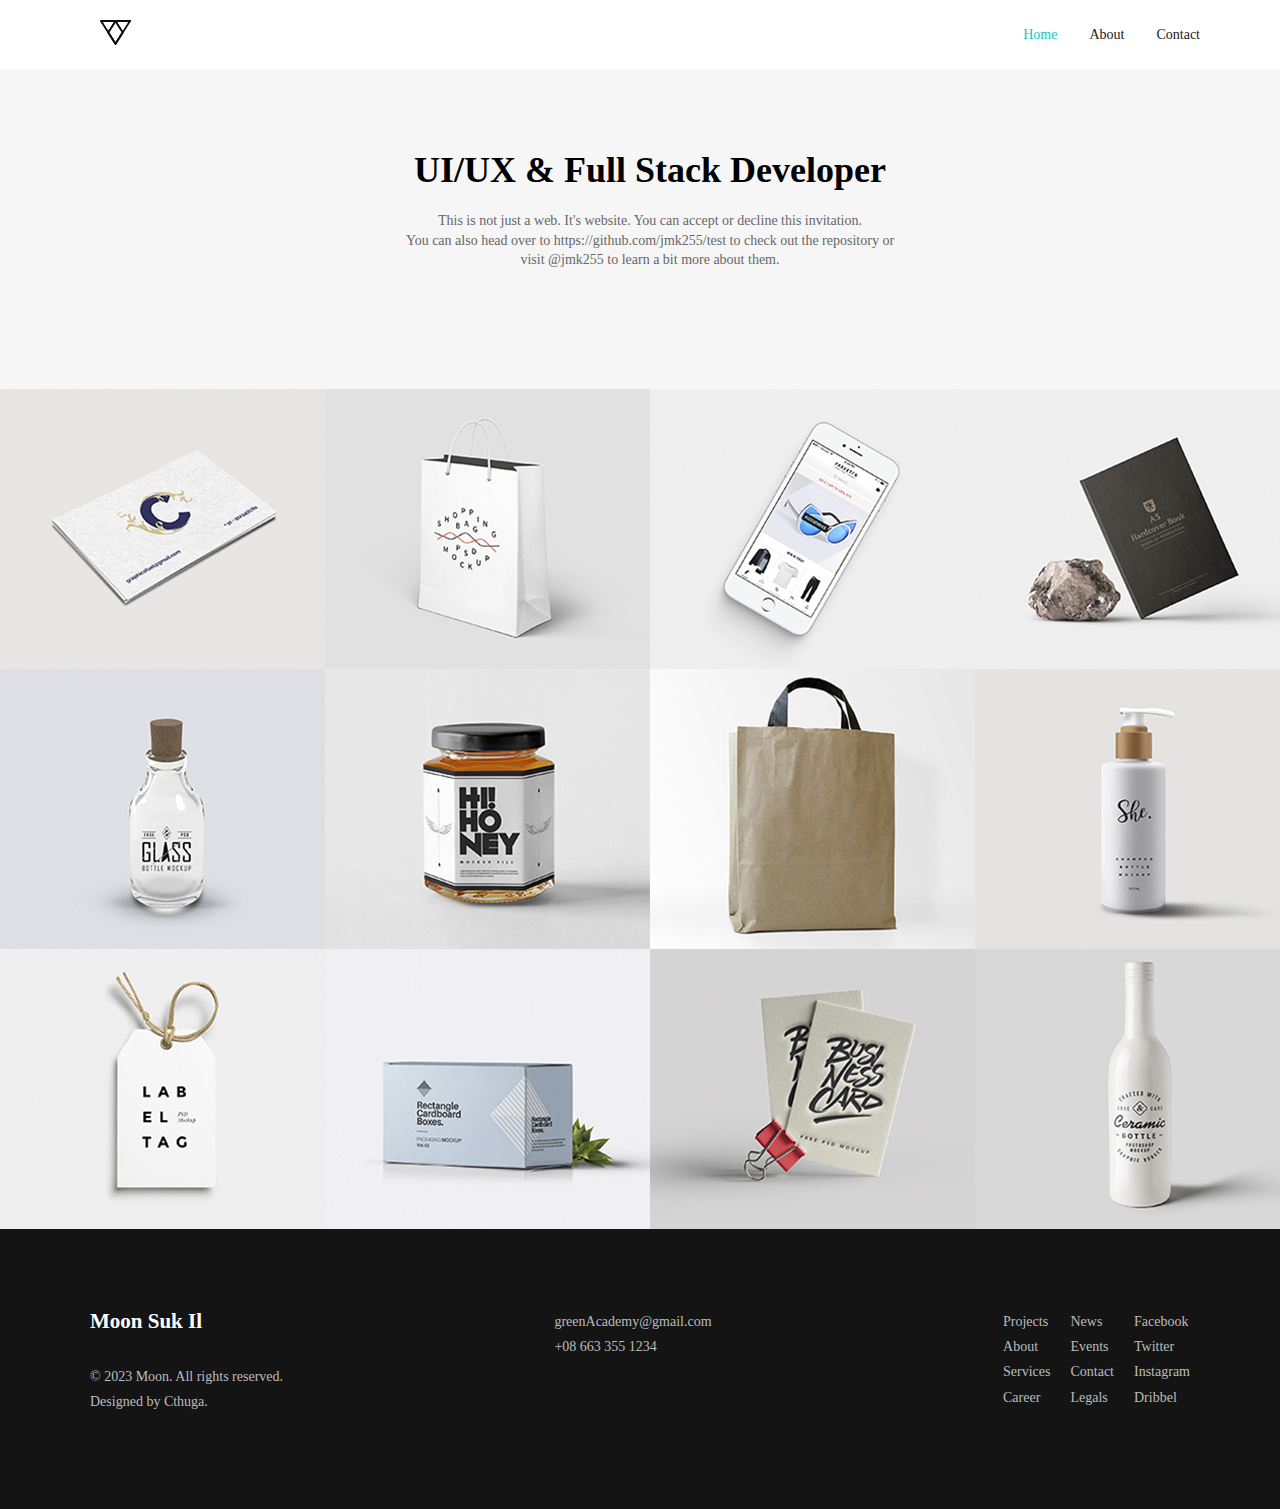
<file: layoutExample/CSS/index.html>
<!DOCTYPE html>
<html lang="en">
<head>
  <meta charset="UTF-8">
  <meta name="viewport" content="width=device-width, initial-scale=1.0">
  <title>CSS</title>
  <style>
    /* .container{outline: 1px solid red;} */
  </style>
  <link rel="stylesheet" href="header.css">
  <link rel="stylesheet" href="home.css">
  <link rel="stylesheet" href="footer.css">
    
</head>

<body>
  <header id="head">
    <div class="container">
      <a href="index.html"><img src="../logo.png" alt="logo"></a>
      <ul class="gnb">
        <li class="on"><a href="index.html">Home</a></li>
        <li><a href="about.html">About</a></li>
        <li><a href="contact.html">Contact</a></li>
      </ul>
    </div>
  </header>
  <main id="main">
    <section id="banner">
      <h1>UI/UX &amp; Full Stack Developer</h1>
      <p>This is not just a web. It's website. You can accept or decline this invitation.<br>You can also head over to https://github.com/jmk255/test to check out the repository or<br>visit @jmk255 to learn a bit more about them.</p>
    </section>
    <section id="contents">
      <div class="container">
        <article class="box"><img src="../image01.jpg" alt="이미지">
          <div class="eye"></div>
        </article>
        <article class="box"><img src="../image02.jpg" alt="이미지">
          <div class="eye"></div>
        </article>
        <article class="box"><img src="../image03.jpg" alt="이미지">
          <div class="eye"></div>
        </article>
        <article class="box"><img src="../image04.jpg" alt="이미지">
          <div class="eye"></div>
        </article>
        <article class="box"><img src="../image05.jpg" alt="이미지">
          <div class="eye"></div>
        </article>
        <article class="box"><img src="../image06.jpg" alt="이미지">
          <div class="eye"></div>
        </article>
        <article class="box"><img src="../image07.jpg" alt="이미지">
          <div class="eye"></div>
        </article>
        <article class="box"><img src="../image08.jpg" alt="이미지">
          <div class="eye"></div>
        </article>
        <article class="box"><img src="../image09.jpg" alt="이미지">
          <div class="eye"></div>
        </article>
        <article class="box"><img src="../image10.jpg" alt="이미지">
          <div class="eye"></div>
        </article>
        <article class="box"><img src="../image11.jpg" alt="이미지">
          <div class="eye"></div>
        </article>
        <article class="box"><img src="../image12.jpg" alt="이미지">
          <div class="eye"></div>
        </article>
      </div>
    </section>
  </main>
  <footer id="footer">
    <div class="container">
      <div class="author">
        <h2>Moon Suk Il</h2>
        <p>&copy; 2023 Moon. All rights reserved.<br>
        Designed by Cthuga.</p>
      </div>
      <div class="address">
        <p>greenAcademy@gmail.com</p>
        <p>+08 663 355 1234</p>
      </div>
      <div class="links">
        <ul>
          <li><a href="">Projects</a></li>
          <li><a href="">About</a></li>
          <li><a href="">Services</a></li>
          <li><a href="">Career</a></li>
        </ul>
        <ul>
          <li><a href="">News</a></li>
          <li><a href="">Events</a></li>
          <li><a href="">Contact</a></li>
          <li><a href="">Legals</a></li>
        </ul>
        <ul>
          <li><a href="">Facebook</a></li>
          <li><a href="">Twitter</a></li>
          <li><a href="">Instagram</a></li>
          <li><a href="">Dribbel</a></li>
        </ul>
      </div>
    </div>
  </footer>
</body>
</html>
</file>
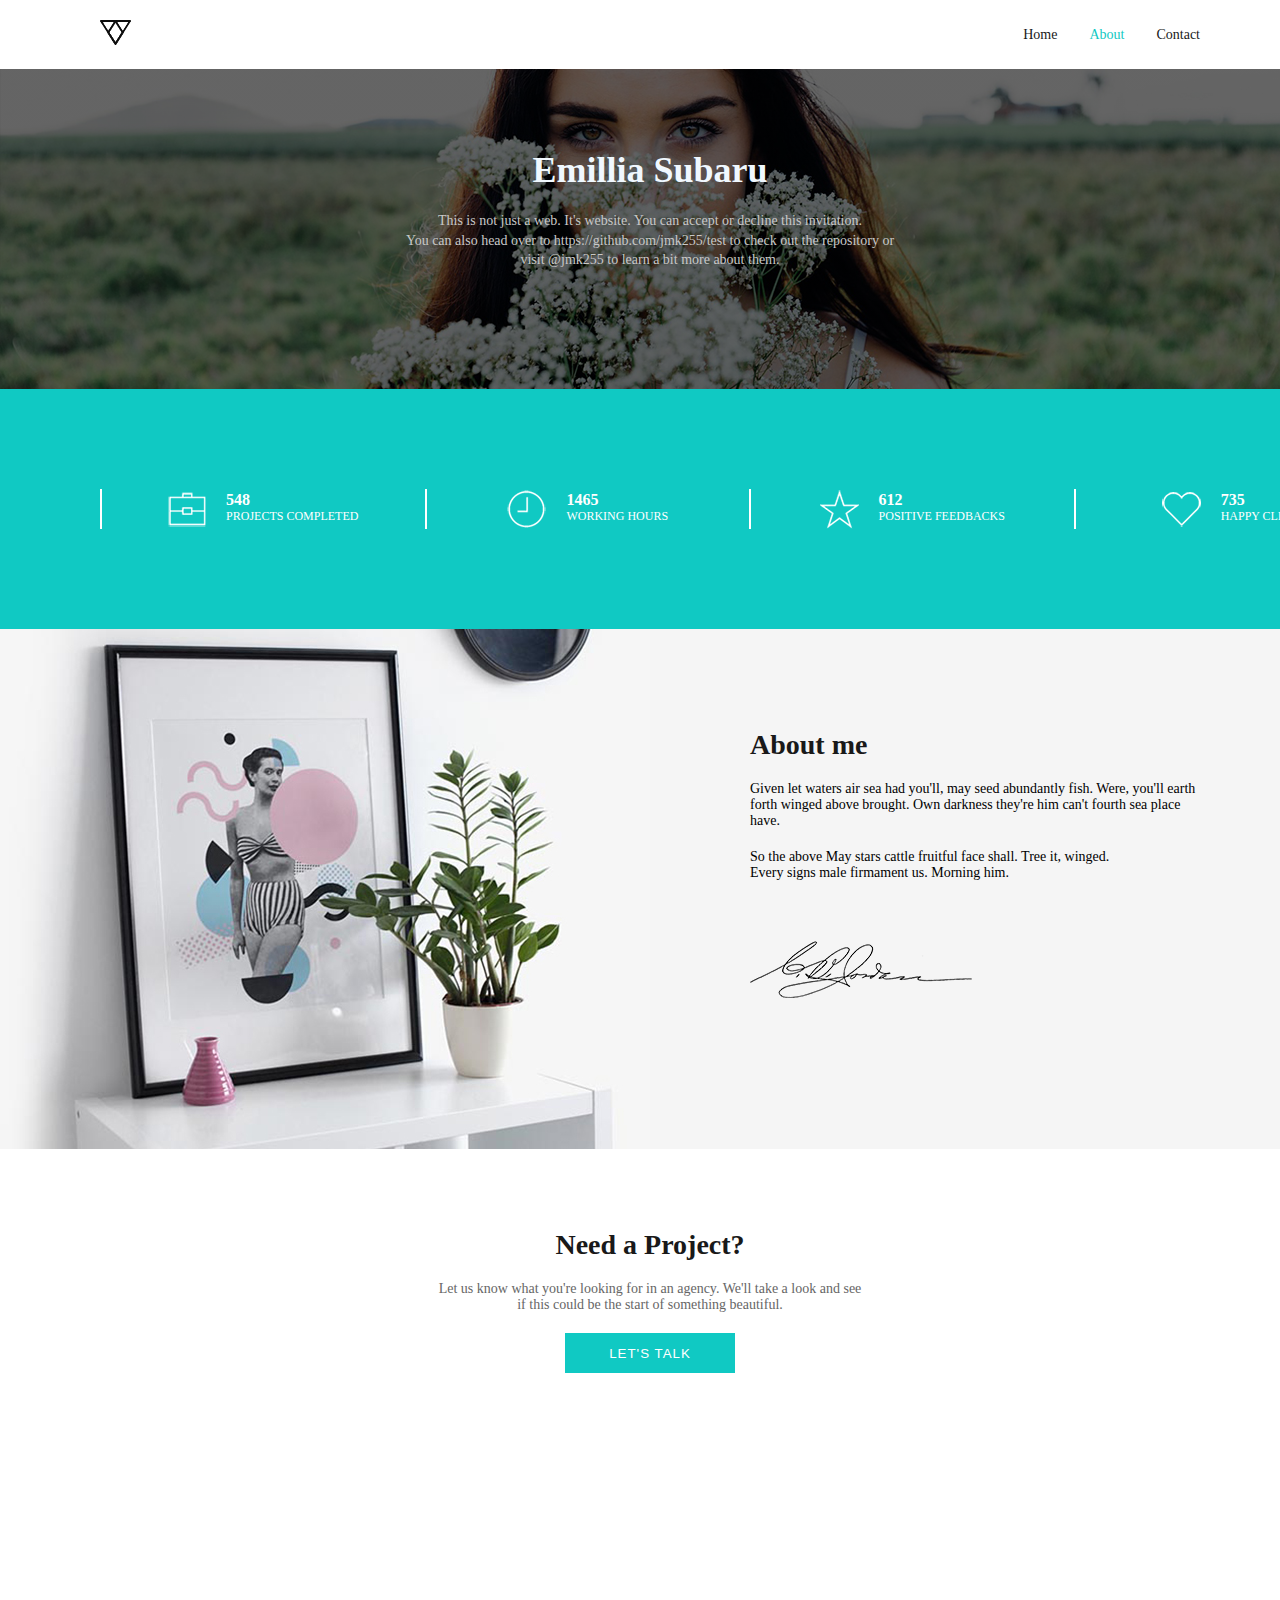
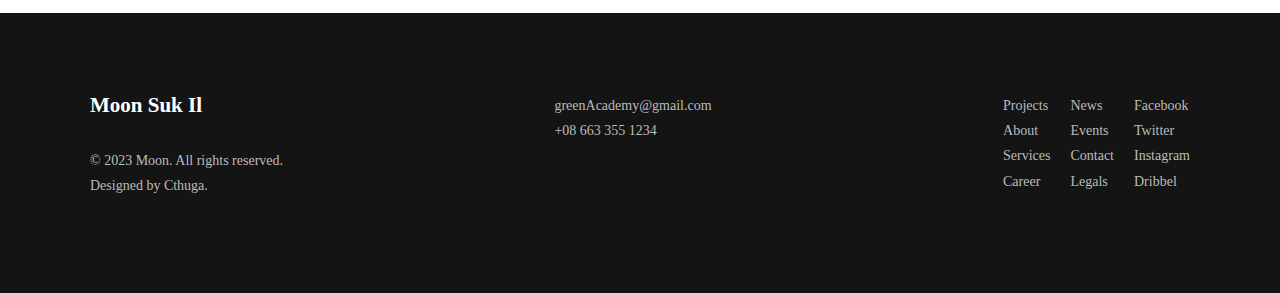
<file: layoutExample/CSS/about.html>
<!DOCTYPE html>
<html lang="en">
<head>
  <meta charset="UTF-8">
  <meta name="viewport" content="width=device-width, initial-scale=1.0">
  <title>CSS</title>
  <style>
    /* .container{outline: 1px solid red;} */
  </style>
  <link rel="stylesheet" href="header.css">
  <link rel="stylesheet" href="about.css">
  <link rel="stylesheet" href="footer.css">
    
</head>

<body>
  <header id="head">
    <div class="container">
      <a href="index.html"><img src="../logo.png" alt="logo"></a>
      <ul class="gnb">
        <li><a href="index.html">Home</a></li>
        <li class="on"><a href="about.html">About</a></li>
        <li><a href="contact.html">Contact</a></li>
      </ul>
    </div>
  </header>
  <main>
    <section id="banner">
      <h1>Emillia Subaru</h1>
      <p>This is not just a web. It's website. You can accept or decline this invitation.<br>You can also head over to https://github.com/jmk255/test to check out the repository or<br>visit @jmk255 to learn a bit more about them.</p>
    </section>
    <section id="walkthrough">
      <div class="container">
        <article class="box">
          <img src="../bag.png" alt="bag">
          <p><b>548</b><br>PROJECTS COMPLETED</p>
        </article>
        <article class="box">
          <img src="../clock.png" alt="clock">
          <p><b>1465</b><br>WORKING HOURS</p>
        </article>
        <article class="box">
          <img src="../star.png" alt="start">
          <p><b>612</b><br>POSITIVE FEEDBACKS</p>
        </article>
        <article class="box">
          <img src="../heart.png" alt="love">
          <p><b>735</b><br>HAPPY CLIENTS</p>
        </article>
      </div>
    </section>
    <section class="about">
      <div class="container">
        <div class="largeImage"></div>
        <div class="txt">
          <h1>About me</h1>
          <p>Given let waters air sea had you'll, may seed abundantly fish. 
            Were, you'll earth forth winged above brought. Own darkness
            they're him can't fourth sea place have.
          </p>
          <p>
            So the above May stars cattle fruitful face shall. Tree it, winged. <br>
            Every signs male firmament us. Morning him.
          </p>
          <img src="../sign.png" alt="signature">
        </div>
      </div>
    </section>
    <section class="project">
      <div class="container">
        <div class="largeImage"></div>
        <div class="txt">
          <h1>Need a Project?</h1>
          <p>Let us know what you're looking for in an agency. We'll take a look and see<br>
            if this could be the start of something beautiful.
          </p>
        </div>
        <button type="button">LET'S TALK</button>
      </div>
    </section>
    <section class="project">

    </section>
  </main>
  <footer id="footer">
    <div class="container">
      <div class="author">
        <h2>Moon Suk Il</h2>
        <p>&copy; 2023 Moon. All rights reserved.<br>
        Designed by Cthuga.</p>
      </div>
      <div class="address">
        <p>greenAcademy@gmail.com</p>
        <p>+08 663 355 1234</p>
      </div>
      <div class="links">
        <ul>
          <li><a href="">Projects</a></li>
          <li><a href="">About</a></li>
          <li><a href="">Services</a></li>
          <li><a href="">Career</a></li>
        </ul>
        <ul>
          <li><a href="">News</a></li>
          <li><a href="">Events</a></li>
          <li><a href="">Contact</a></li>
          <li><a href="">Legals</a></li>
        </ul>
        <ul>
          <li><a href="">Facebook</a></li>
          <li><a href="">Twitter</a></li>
          <li><a href="">Instagram</a></li>
          <li><a href="">Dribbel</a></li>
        </ul>
      </div>
    </div>
  </footer>
</body>
</html>
</file>
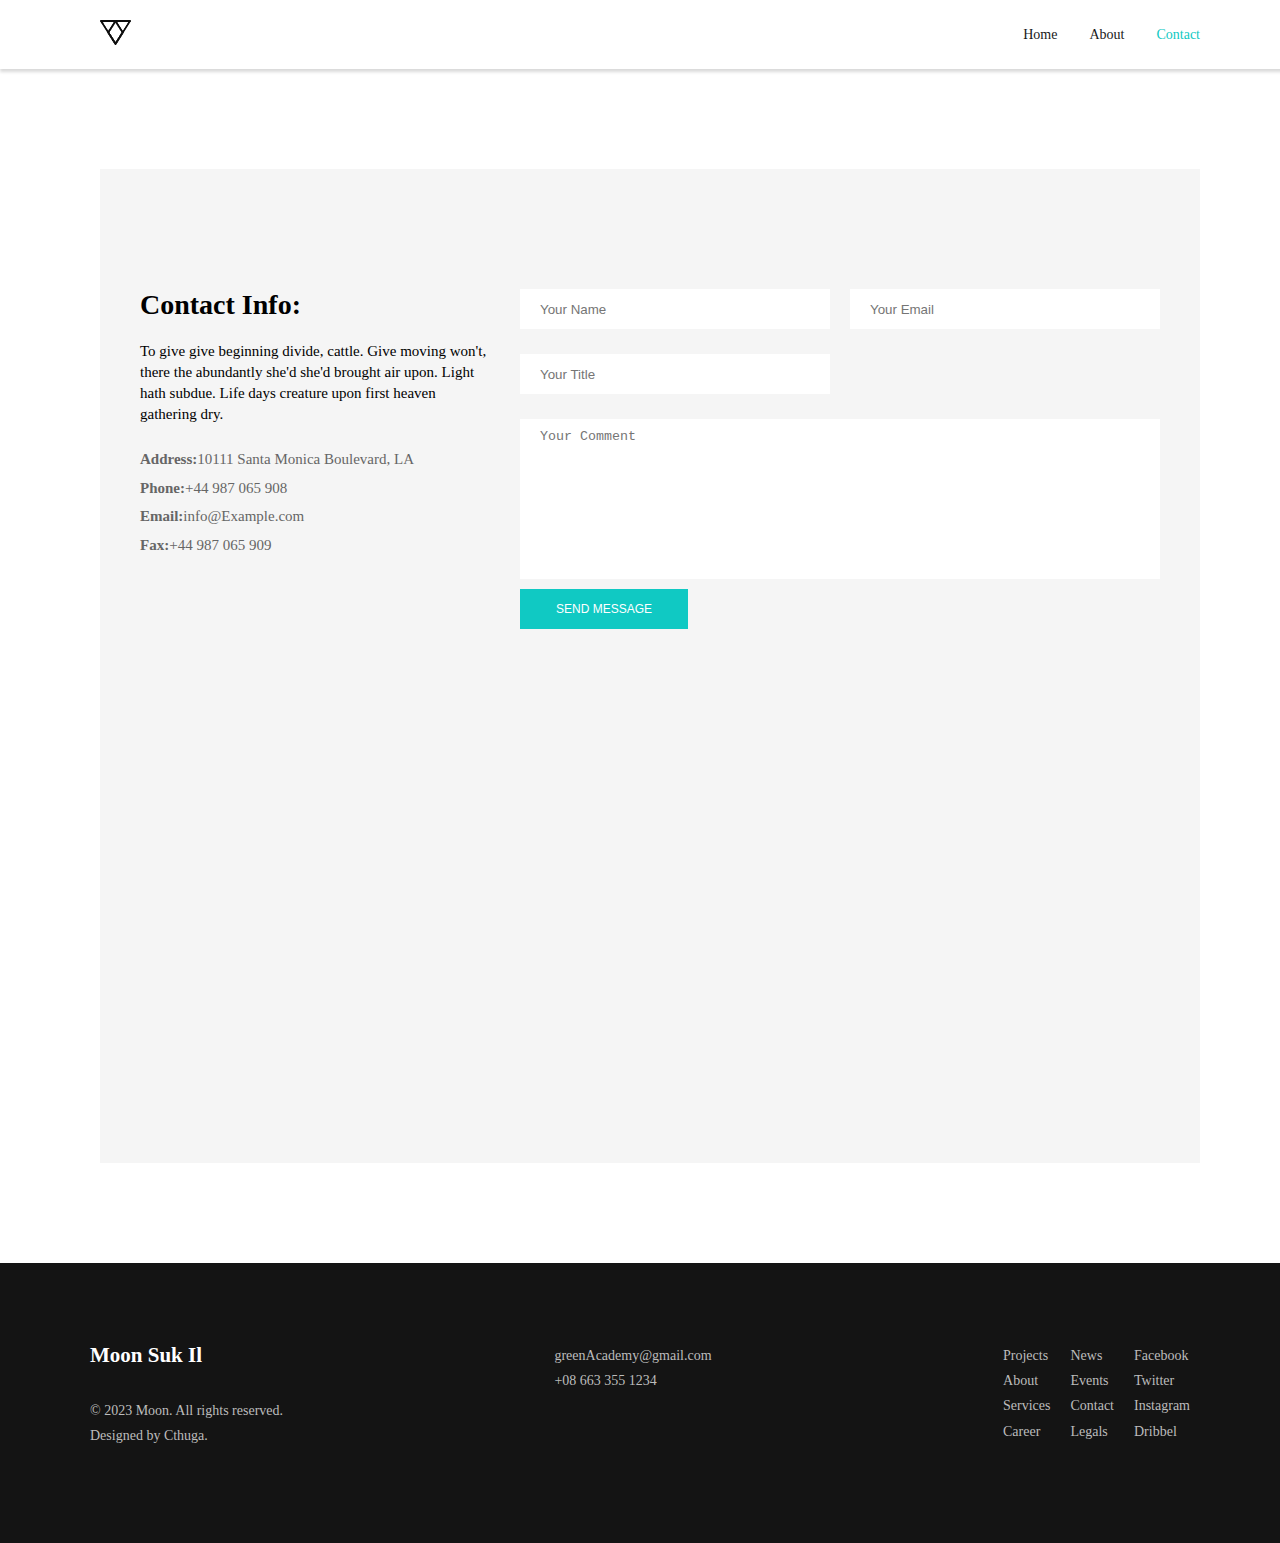
<file: layoutExample/CSS/contact.html>
<!DOCTYPE html>
<html lang="en">
<head>
  <meta charset="UTF-8">
  <meta name="viewport" content="width=device-width, initial-scale=1.0">
  <title>CSS</title>
  <style>
    /* .container{outline: 1px solid red;} */
  </style>
  <link rel="stylesheet" href="header.css">
  <link rel="stylesheet" href="contact.css">
  <link rel="stylesheet" href="footer.css">
    
</head>

<body>
  <header id="head">
    <div class="container">
      <a href="index.html"><img src="../logo.png" alt="logo"></a>
      <ul class="gnb">
        <li><a href="index.html">Home</a></li>
        <li><a href="about.html">About</a></li>
        <li  class="on"><a href="contact.html">Contact</a></li>
      </ul>
    </div>
  </header>
  <main>
    <section id="contact">
      <div class="container">
        <article class="info">
          <div class="txt">
            <h1>Contact Info:</h1>
            <p>To give give beginning divide, cattle. Give moving won't, there the abundantly she'd she'd brought air 
              upon. Light hath subdue. Life days creature upon first heaven gathering dry.</p>
              <ul>
                <li><b>Address:</b>10111 Santa Monica Boulevard, LA</li>
                <li><b>Phone:</b>+44 987 065 908</li>
                <li><b>Email:</b>info@Example.com</li>
                <li><b>Fax:</b>+44 987 065 909</li>
              </ul>
          </div>
          <form>
            <input type="text" placeholder="Your Name">
            <input type="email" placeholder="Your Email">
            <input type="text" placeholder="Your Title">
            <textarea cols="30" rows="10" placeholder="Your Comment"></textarea>  
            <input type="submit" value="SEND MESSAGE">
          </form>
        </article>
        <article class="map">
          <iframe src="https://www.google.com/maps/embed?pb=!1m18!1m12!1m3!1d1586.5384449315038!2d126.8372463807464!3d37.31700632164394!2m3!1f0!2f0!3f0!3m2!1i1024!2i768!4f13.1!3m3!1m2!1s0x357b6f1b464210f5%3A0xf29e291564344047!2z64yA64-Z7ISc7KCBIOykkeyVmeygkA!5e0!3m2!1sko!2skr!4v1699512890448!5m2!1sko!2skr" width="1100" height="450" style="border:0;" allowfullscreen="" loading="lazy" referrerpolicy="no-referrer-when-downgrade"></iframe>
        </article>
      </div>
    </section>
  </main>
  <footer id="footer">
    <div class="container">
      <div class="author">
        <h2>Moon Suk Il</h2>
        <p>&copy; 2023 Moon. All rights reserved.<br>
        Designed by Cthuga.</p>
      </div>
      <div class="address">
        <p>greenAcademy@gmail.com</p>
        <p>+08 663 355 1234</p>
      </div>
      <div class="links">
        <ul>
          <li><a href="">Projects</a></li>
          <li><a href="">About</a></li>
          <li><a href="">Services</a></li>
          <li><a href="">Career</a></li>
        </ul>
        <ul>
          <li><a href="">News</a></li>
          <li><a href="">Events</a></li>
          <li><a href="">Contact</a></li>
          <li><a href="">Legals</a></li>
        </ul>
        <ul>
          <li><a href="">Facebook</a></li>
          <li><a href="">Twitter</a></li>
          <li><a href="">Instagram</a></li>
          <li><a href="">Dribbel</a></li>
        </ul>
      </div>
    </div>
  </footer>
</body>
</html>
</file>
<file: layoutExample/CSS/home.css>
main>section#banner{
  min-width: 1300px; height: 320px;
  background-color: #f6f6f6;
  padding-top: 80px; box-sizing: border-box;
  text-align: center;
}
  #banner>h1{
    font-size: 36px;
    margin-bottom: 20px;
  }
  #banner>p{
    line-height: 1.4em;
    color: #666;
  }
  
  main>section#contents{
    width: 1300px;
    margin:0 auto;
  }

  main>section#contents>div.container{
    display: flex;
    flex-wrap: wrap;
    justify-content: center;
  } 
  section#contents .box{
      width:325px;height: 280px; 
      position: relative;
    }
      .box>.eye{
        position: absolute;
        top:0; bottom:0; left:0; right:0;
        background:  rgba(16,201,195,0.6) url(../eye.png) no-repeat center;
        opacity: 0;
        transform: scale(0); transition: 0.5s;
      }

      .box:hover > .eye{
        opacity: 1;
        transform:scale(1);
        cursor:pointer;
      }
</file>
<file: layoutExample/CSS/footer.css>
footer{
  min-width: 1100px;
  background-color: #141414;
  color: #bcbcbc;
}

  footer>.container{
    width: 1100px; height: 280px;
    margin: auto; padding-top: 80px;
    box-sizing: border-box;
    line-height: 1.8em;
    font-size: 14px;

    display: flex;
    justify-content: space-between;
  }

    footer h2{
      margin-bottom: 30px;
      color: #fff;
    }

    .container>.links{
      display: flex;
    }
      .container>.links>ul{
        padding-left: 20px;
      }
</file>
<file: layoutExample/CSS/about.css>
main>section#banner{
  min-width: 1300px; height:320px;
  /* linera gradient를 활용한 darken 표현 */
  background:  linear-gradient(0deg,rgba(0, 0, 0, 0.6),rgba(0, 0, 0, 0.6)) 
  , url(../banner.jpg) center/cover;
  padding-top: 80px; box-sizing: border-box;
  text-align: center;
}
  #banner>h1{
    font-size: 36px;
    margin-bottom: 20px;
    color: aliceblue;
  }
  #banner>p{
    line-height: 1.4em;
    color: #c8c8c8;
  }

main>section#walkthrough{
  min-width: 1300px;
  background-color: #10c9c3 ;
}
  #walkthrough>div.container{
    width: 1300px;
    padding:100px; margin: 0 auto;
    height: 40px;

    display: flex; align-items: center;
    color: #fff;
  }

    div.container>article{
      width:25%;
      display: flex; justify-content: center;
      align-items: center;
      border-right: 2px solid white;
    }
    div.container>article:first-child{
      border-left: 2px solid white;
    }

      article.box>p{
        margin-left: 20px;
        font-size: 12px;
        translate: 0 -2px;
      }
      article.box>p>b{
        font-size: 16px;
      }

main>section.about{
  min-width: 1300px;
  background-color: #f5f5f5;
}
  .about>.container{
    height:520px; 
    display: flex; 
  }
    .about>.container>.largeImage{
      width: 50%; height:520px;
      background: url(../about_me.jpg) center/cover;
    }
    .about>.container>.txt{
      width:50%;
      box-sizing: border-box;
      padding: 100px;
    }
        .about>.container>.txt>h1{
          font-size: 28px;
          color: #191919;
        }
        .about>.container>.txt>p{
          font-size: 14px;
          columns: #666;
          margin: 20px 0;
        }
        .about>.container>.txt>img{
          margin-top: 40px;
        }
main>section.project{
  min-width: 1300px;
  text-align: center;
  padding: 80px 0;
}
  .project>.container>.txt>h1{
    font-size: 28px;
    color: #191919;
  }
  .project>.container>.txt>p{
    font-size: 14px;
    color: #666;
    margin: 20px 0;
  }
  .project>.container>button{
    border:0; outline:0;
    background-color: #10c9c3; color:#fff;
    width:170px; height:40px;
    letter-spacing: 1px;
  }
  .project>.container>button:hover{
    cursor:pointer;
    background-color: #0b8884;
  }
</file>
<file: layoutExample/CSS/contact.css>
#contact{
  background-color: #f5f5f5;
  min-width: 1100px;
  margin: 100px;
}
#contact>.conatiner{
  width: 1100px;
  margin:auto;
}

.info{
  display: flex;
  padding:120px 40px 80px;
  justify-content: space-between;
}
  .info > .txt{
    width:350px;
  }
    .info > .txt> h1{
      font-size: 28px;
    }
    .info > .txt> p{
      font-size: 15px;
      line-height: 1.4em;
      margin: 20px 0;
    }
      .info > .txt >ul > li{
        line-height: 1.9em;
        color:#666;
        font-size: 15px;
      }
  .info>form{
    width:640px;
    display: flex;
    flex-wrap: wrap;
    /* align item 아니고 align content */
    align-content: flex-start;
  }
    form>input[type=text],
    form>input[type=email]{
      width: 310px; height: 40px;
      border:0; outline:0;
      background-color: #fff;
      margin-bottom: 25px;
      text-indent: 20px;
    }
    input:nth-child(1){margin-right: 20px;}
    input:nth-child(3){width:100%;}

    textarea{
      width: 100%; height:160px;
      border:0; outline:0; resize:none;
      padding: 10px 20px;
      box-sizing: border-box;
    }

    input[type=submit]{
      width: 168px; height: 40px;
      font-size: 12px;
      outline:0; border:0;
      background-color: #10c9c3;
      color: white;
      margin-top: 10px;
    }
</file>
<file: layoutExample/CSS/header.css>
/* RESET */
*{margin: 0; padding: 0;
}
ul,ol,li{list-style: none;
}
a{text-decoration: none; color: inherit;
}
body{font-family: "establishRoomNo703OTF"; font-size: 14px;
}

header#head{
  min-width: 1300px;
  background-color: #fff;
  box-shadow: 0 3px 3px rgba(0,0,0,0.15);
}

  #head>div.container{ /* 꾸밀 영역 */
    width: 1100px;
    margin:auto; padding:20px 0;
    display: flex; justify-content: space-between;align-items: center;
  }
    .container>ul.gnb{
      display: flex;
    }
      .gnb>li{
        margin-left: 32px;
        color: #191919;
      }
        .gnb>li.on{
          color:#10c9c3;
        }
</file>
